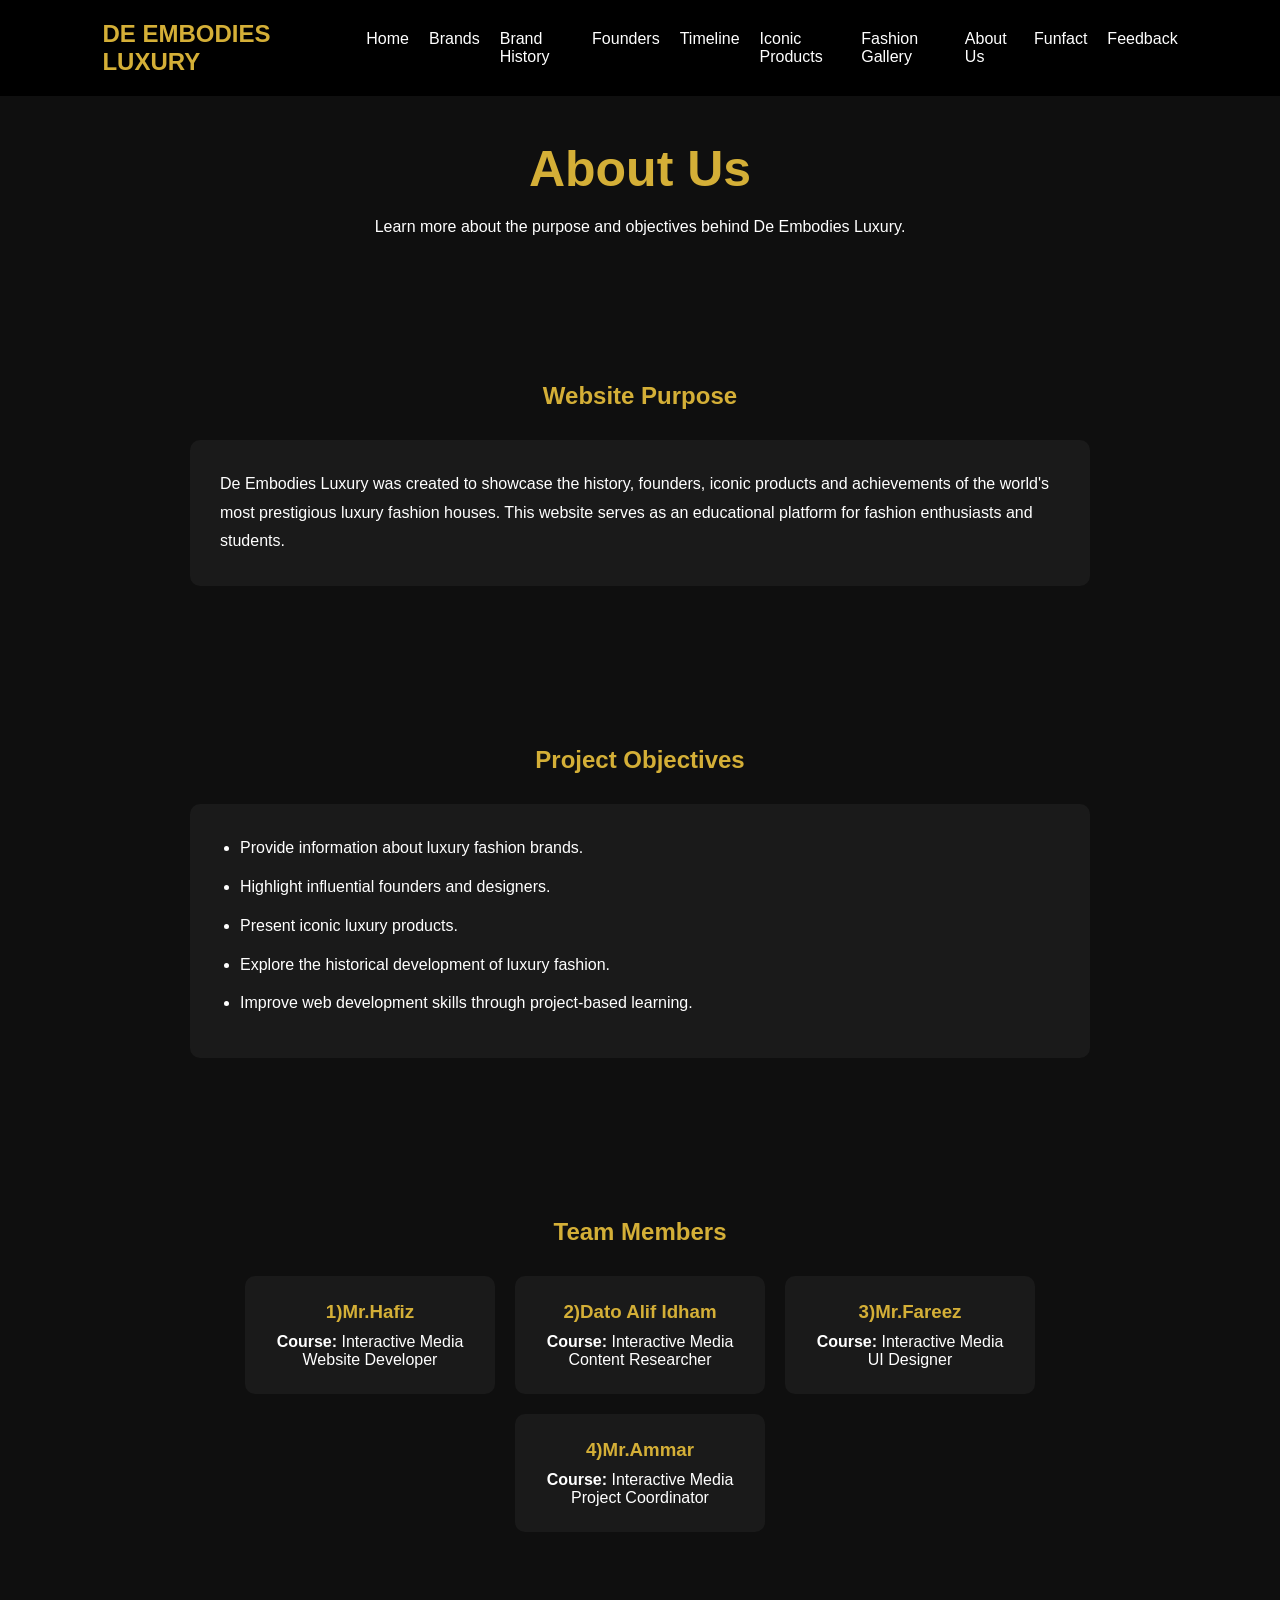
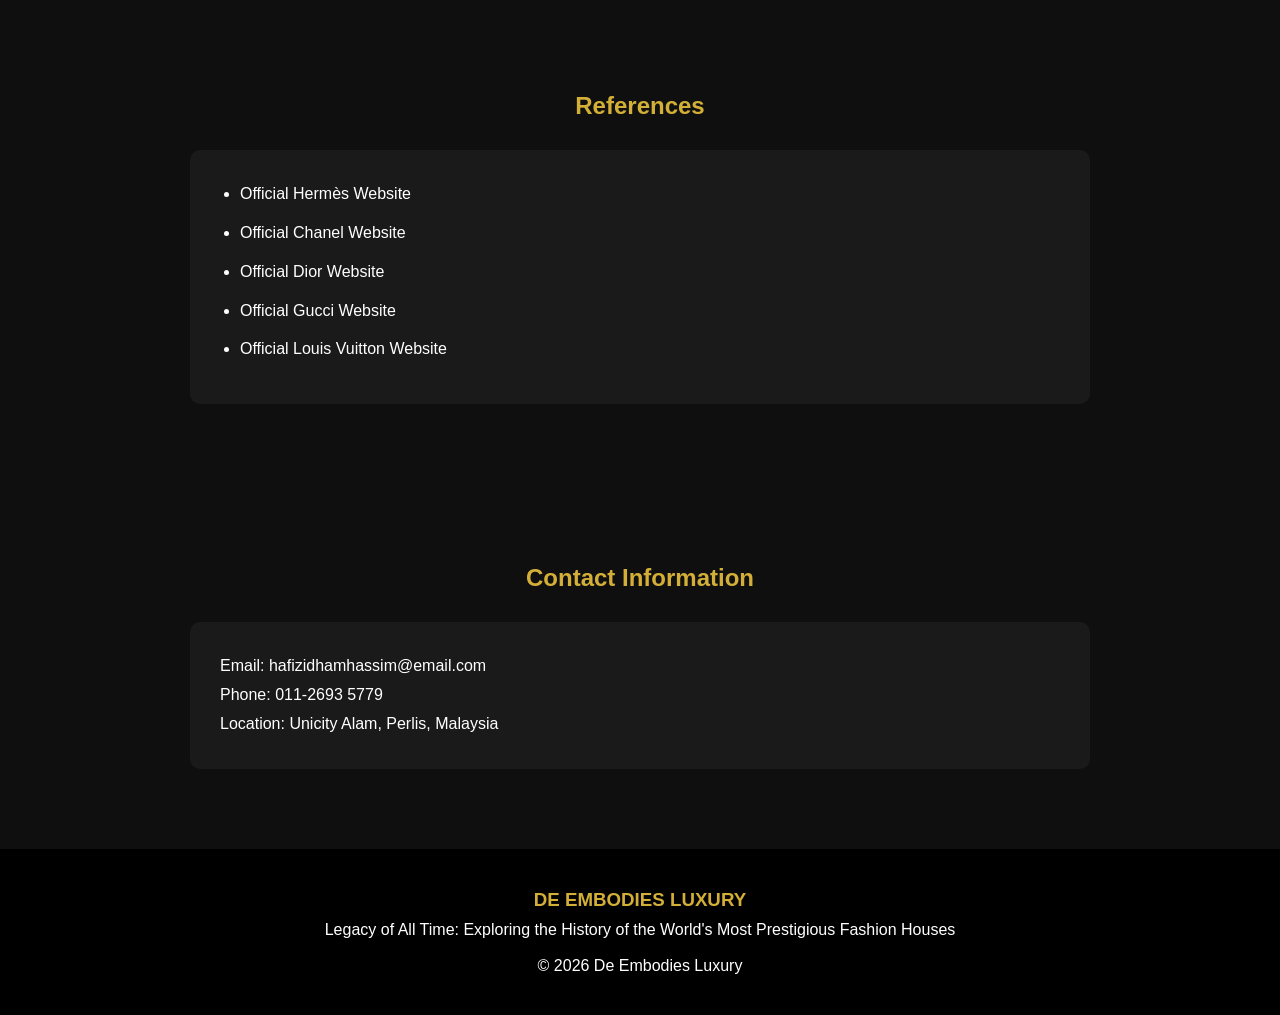
<file: about.html>
<!DOCTYPE html>
<html lang="en">

<head>
    <meta charset="UTF-8">
    <meta name="viewport" content="width=device-width, initial-scale=1.0">
    <title>About Us | De Embodies Luxury</title>

    <link rel="stylesheet" href="CSS/Style.css">
    <link rel="icon" type="image/png" href="images/icons8-vip-32.png">
</head>

<body>

    <nav>

        <div class="logo">
            DE EMBODIES LUXURY
        </div>

        <ul>
            <li><a href="index.html">Home</a></li>
            <li><a href="brands.html">Brands</a></li>
            <li><a href="history.html">Brand History</a></li>
            <li><a href="founders.html">Founders</a></li>
            <li><a href="timeline.html">Timeline</a></li>
            <li><a href="products.html">Iconic Products</a></li>
            <li><a href="gallery.html">Fashion Gallery</a></li>
            <li><a href="about.html">About Us</a></li>
            <li><a href="funfact.html">Funfact</a></li>
            <li><a href="feedback.html">Feedback</a></li>
        </ul>

    </nav>

    <section class="page-title">

        <h1>About Us</h1>

        <p>
            Learn more about the purpose and objectives behind De Embodies Luxury.
        </p>

    </section>

    <section>

        <h2 class="section-title">
            Website Purpose
        </h2>

        <div class="about-box">

            <p>
                De Embodies Luxury was created to showcase the history,
                founders, iconic products and achievements of the world's
                most prestigious luxury fashion houses. This website serves
                as an educational platform for fashion enthusiasts and students.
            </p>

        </div>

    </section>

    <section>

        <h2 class="section-title">
            Project Objectives
        </h2>

        <div class="about-box">

            <ul class="about-list">
                <li>Provide information about luxury fashion brands.</li>
                <li>Highlight influential founders and designers.</li>
                <li>Present iconic luxury products.</li>
                <li>Explore the historical development of luxury fashion.</li>
                <li>Improve web development skills through project-based learning.</li>
            </ul>

        </div>

    </section>

<section>

    <h2 class="section-title">
        Team Members
    </h2>

    <div class="team-container">

        <div class="team-card">
            <h3>1)Mr.Hafiz</h3>
	<p><strong>Course:</strong> Interactive Media</p>
            <p>Website Developer</p>
        </div>

        <div class="team-card">
            <h3>2)Dato Alif Idham</h3>
	<p><strong>Course:</strong> Interactive Media</p>
            <p>Content Researcher</p>
        </div>

        <div class="team-card">
            <h3>3)Mr.Fareez</h3>
	<p><strong>Course:</strong> Interactive Media</p>
            <p>UI Designer</p>
        </div>

        <div class="team-card">
            <h3>4)Mr.Ammar</h3>
	<p><strong>Course:</strong> Interactive Media</p>
            <p>Project Coordinator</p>
        </div>

    </div>

</section>

    <section>

        <h2 class="section-title">
            References
        </h2>

        <div class="about-box">

            <ul class="about-list">
                <li>Official Hermès Website</li>
                <li>Official Chanel Website</li>
                <li>Official Dior Website</li>
                <li>Official Gucci Website</li>
                <li>Official Louis Vuitton Website</li>
            </ul>

        </div>

    </section>

    <section>

        <h2 class="section-title">
            Contact Information
        </h2>

        <div class="about-box">

            <p>Email: hafizidhamhassim@email.com</p>
            <p>Phone: 011-2693 5779</p>
            <p>Location: Unicity Alam, Perlis, Malaysia</p>

        </div>

    </section>

    <footer>

        <h3>DE EMBODIES LUXURY</h3>

        <p>
            Legacy of All Time:
            Exploring the History of the World's Most Prestigious Fashion Houses
        </p>

        <br>

        <p>
            © 2026 De Embodies Luxury
        </p>

    </footer>

</body>

</html>
</file>
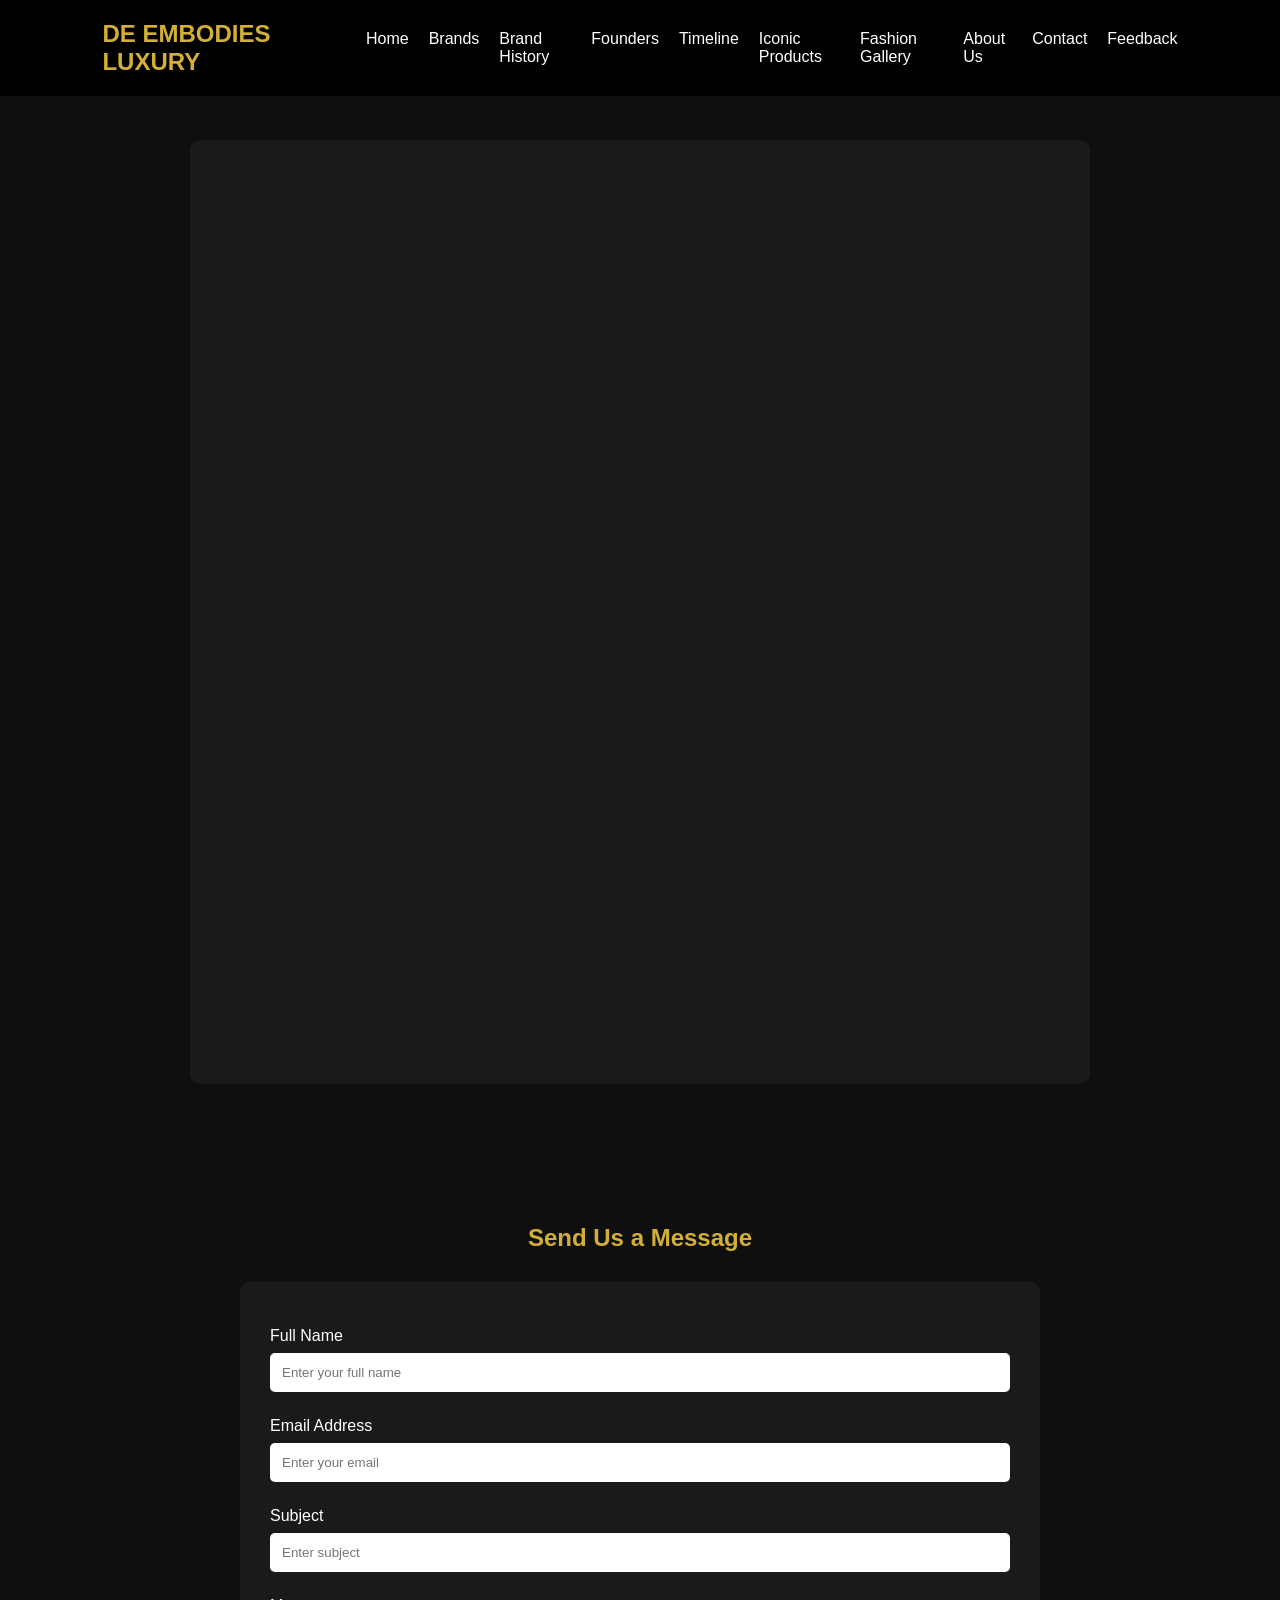
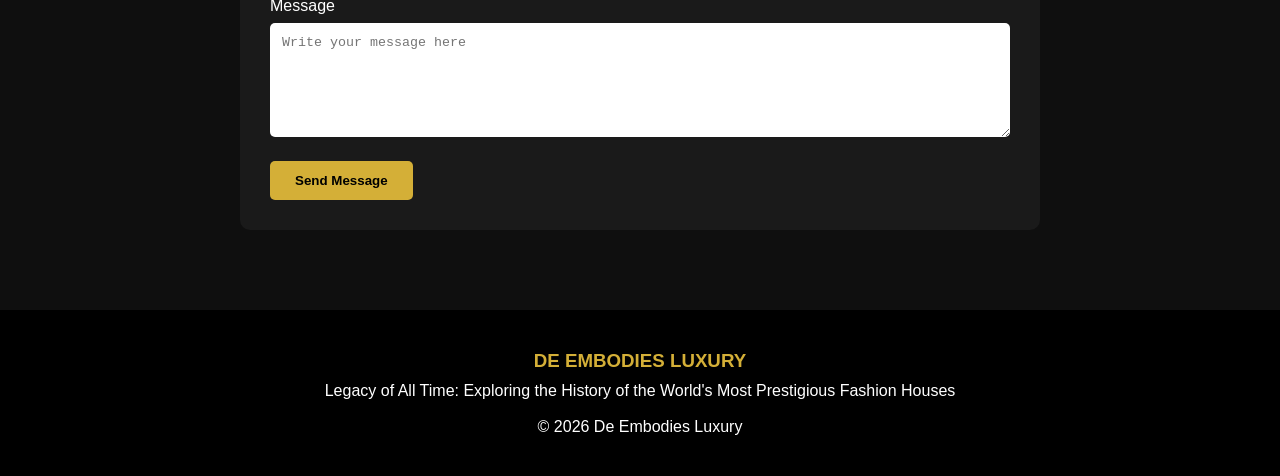
<file: contact.html>
<!DOCTYPE html>
<html lang="en">

<head>
    <meta charset="UTF-8">
    <meta name="viewport" content="width=device-width, initial-scale=1.0">
    <title>Contact | De Embodies Luxury</title>

    <link rel="stylesheet" href="CSS/Style.css">
    <link rel="icon" type="image/png" href="images/icons8-vip-32.png">
</head>

<body>

    <nav>

        <div class="logo">
            DE EMBODIES LUXURY
        </div>

        <ul>
            <li><a href="index.html">Home</a></li>
            <li><a href="brands.html">Brands</a></li>
            <li><a href="history.html">Brand History</a></li>
            <li><a href="founders.html">Founders</a></li>
            <li><a href="timeline.html">Timeline</a></li>
            <li><a href="products.html">Iconic Products</a></li>
            <li><a href="gallery.html">Fashion Gallery</a></li>
            <li><a href="about.html">About Us</a></li>
            <li><a href="contact.html">Contact</a></li>
            <li><a href="feedback.html">Feedback</a></li>
        </ul>

    </nav>

    <section class="page-title">

        <div class="google-form">

            <iframe
                src="https://docs.google.com/forms/d/e/1FAIpQLScSf6AKYnsjhjWpGqXjho3ybB2aQbXm7NzNu7mmoxXLHKVHMA/viewform?usp=publish-editor"
                width="100%"
                height="900"
                frameborder="0"
                marginheight="0"
                marginwidth="0">

                Loading...

            </iframe>

        </div>

    </section>


    </section>

    <section>

        <h2 class="section-title">
            Send Us a Message
        </h2>

        <form class="contact-form">

            <label>Full Name</label>
            <input type="text" placeholder="Enter your full name" required>

            <label>Email Address</label>
            <input type="email" placeholder="Enter your email" required>

            <label>Subject</label>
            <input type="text" placeholder="Enter subject" required>

            <label>Message</label>
            <textarea rows="6" placeholder="Write your message here" required></textarea>

            <button type="submit">Send Message</button>

        </form>

    </section>

    <footer>

        <h3>DE EMBODIES LUXURY</h3>

        <p>
            Legacy of All Time:
            Exploring the History of the World's Most Prestigious Fashion Houses
        </p>

        <br>

        <p>
            © 2026 De Embodies Luxury
        </p>

    </footer>

</body>

</html>
</file>
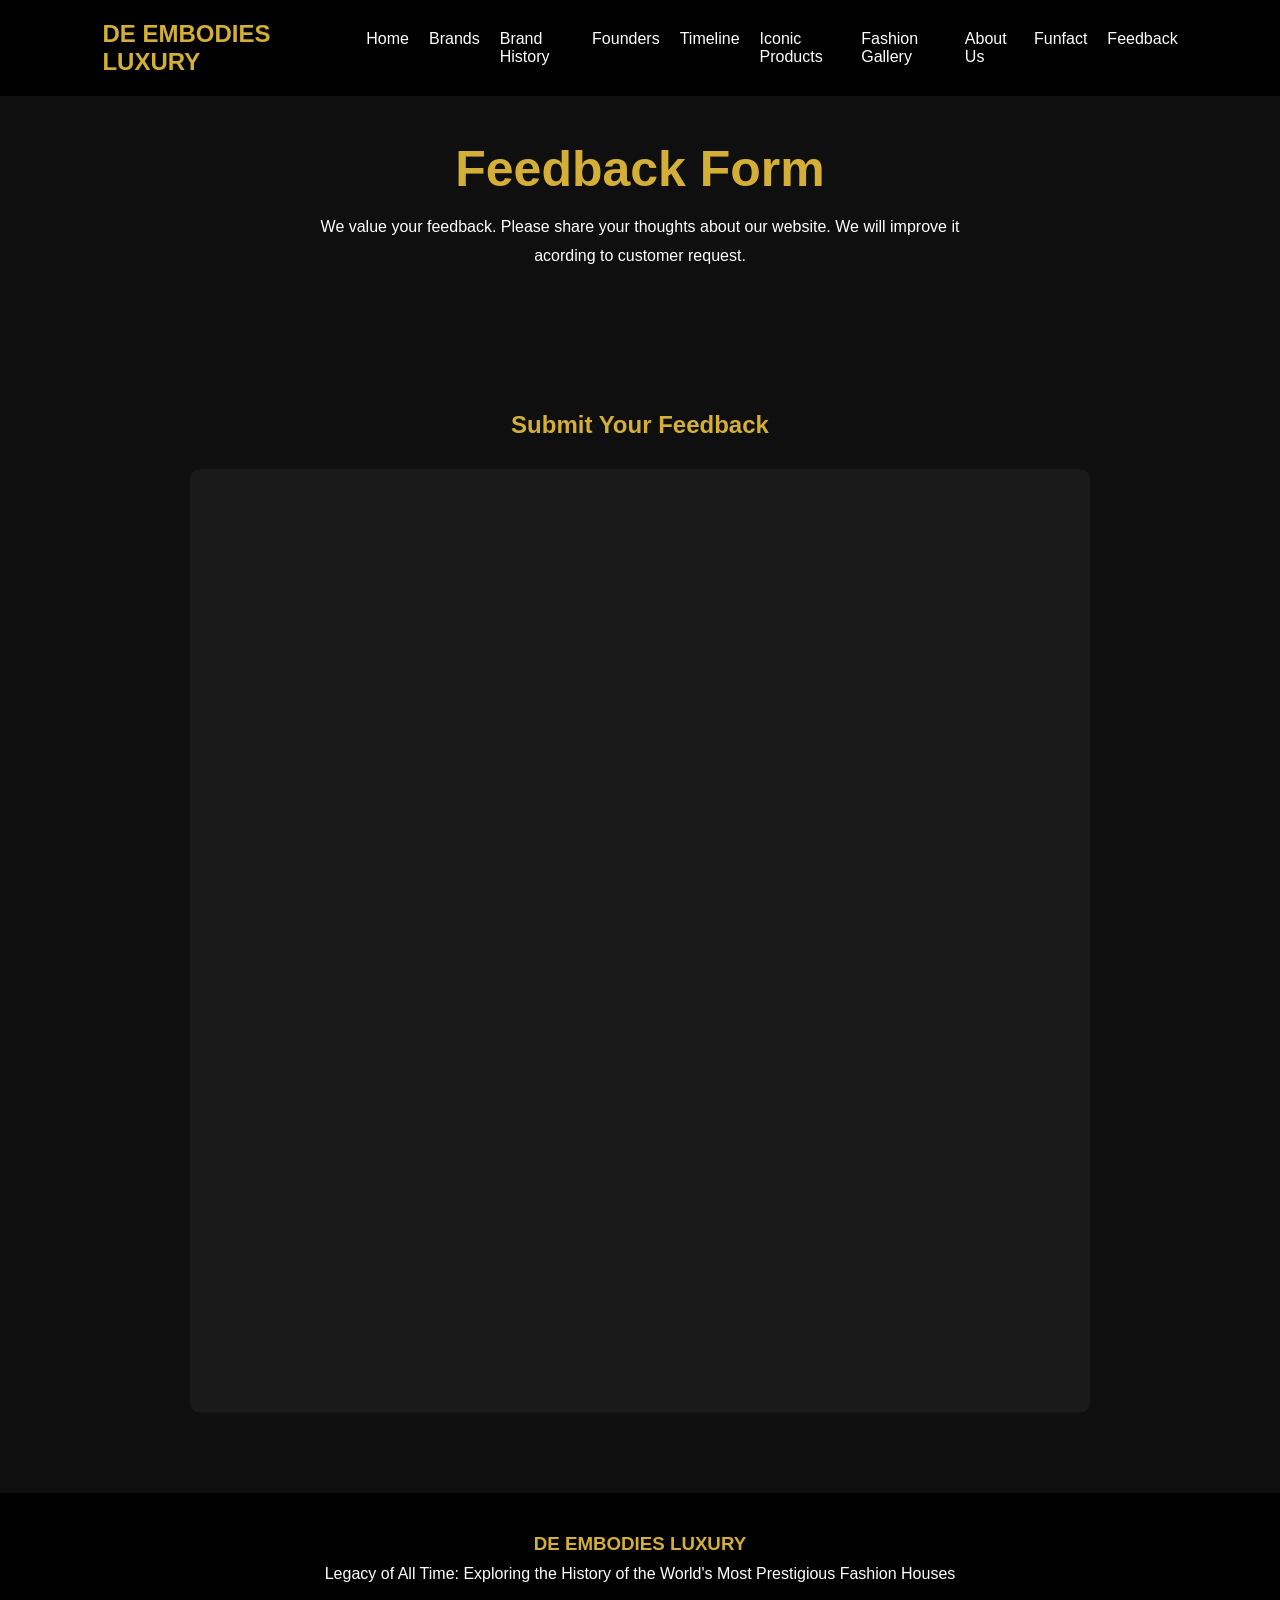
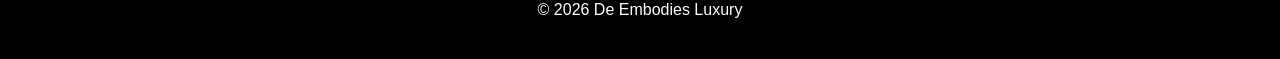
<file: feedback.html>
<!DOCTYPE html>
<html lang="en">

<head>
    <meta charset="UTF-8">
    <meta name="viewport" content="width=device-width, initial-scale=1.0">
    <title>Feedback | De Embodies Luxury</title>

    <link rel="stylesheet" href="CSS/Style.css">
    <link rel="icon" type="image/png" href="images/icons8-vip-32.png">
</head>

<body>

    <nav>

        <div class="logo">
            DE EMBODIES LUXURY
        </div>

        <ul>
            <li><a href="index.html">Home</a></li>
            <li><a href="brands.html">Brands</a></li>
            <li><a href="history.html">Brand History</a></li>
            <li><a href="founders.html">Founders</a></li>
            <li><a href="timeline.html">Timeline</a></li>
            <li><a href="products.html">Iconic Products</a></li>
            <li><a href="gallery.html">Fashion Gallery</a></li>
            <li><a href="about.html">About Us</a></li>
            <li><a href="funfact.html">Funfact</a></li>
            <li><a href="feedback.html">Feedback</a></li>
        </ul>

    </nav>

    <section class="page-title">

        <h1>Feedback Form</h1>

        <p>
            We value your feedback. Please share your thoughts about our website. We will improve it acording to customer request.
        </p>

    </section>

    <section>

        <h2 class="section-title">
            Submit Your Feedback
        </h2>

        <div class="google-form">

            <iframe
                src="https://docs.google.com/forms/d/e/1FAIpQLScSf6AKYnsjhjWpGqXjho3ybB2aQbXm7NzNu7mmoxXLHKVHMA/viewform?usp=publish-editor"
                width="100%"
                height="900"
                frameborder="0"
                marginheight="0"
                marginwidth="0">

                Loading...

            </iframe>

        </div>

    </section>

    <footer>

        <h3>DE EMBODIES LUXURY</h3>

        <p>
            Legacy of All Time:
            Exploring the History of the World's Most Prestigious Fashion Houses
        </p>

        <br>

        <p>
            © 2026 De Embodies Luxury
        </p>

    </footer>

</body>

</html>
</file>
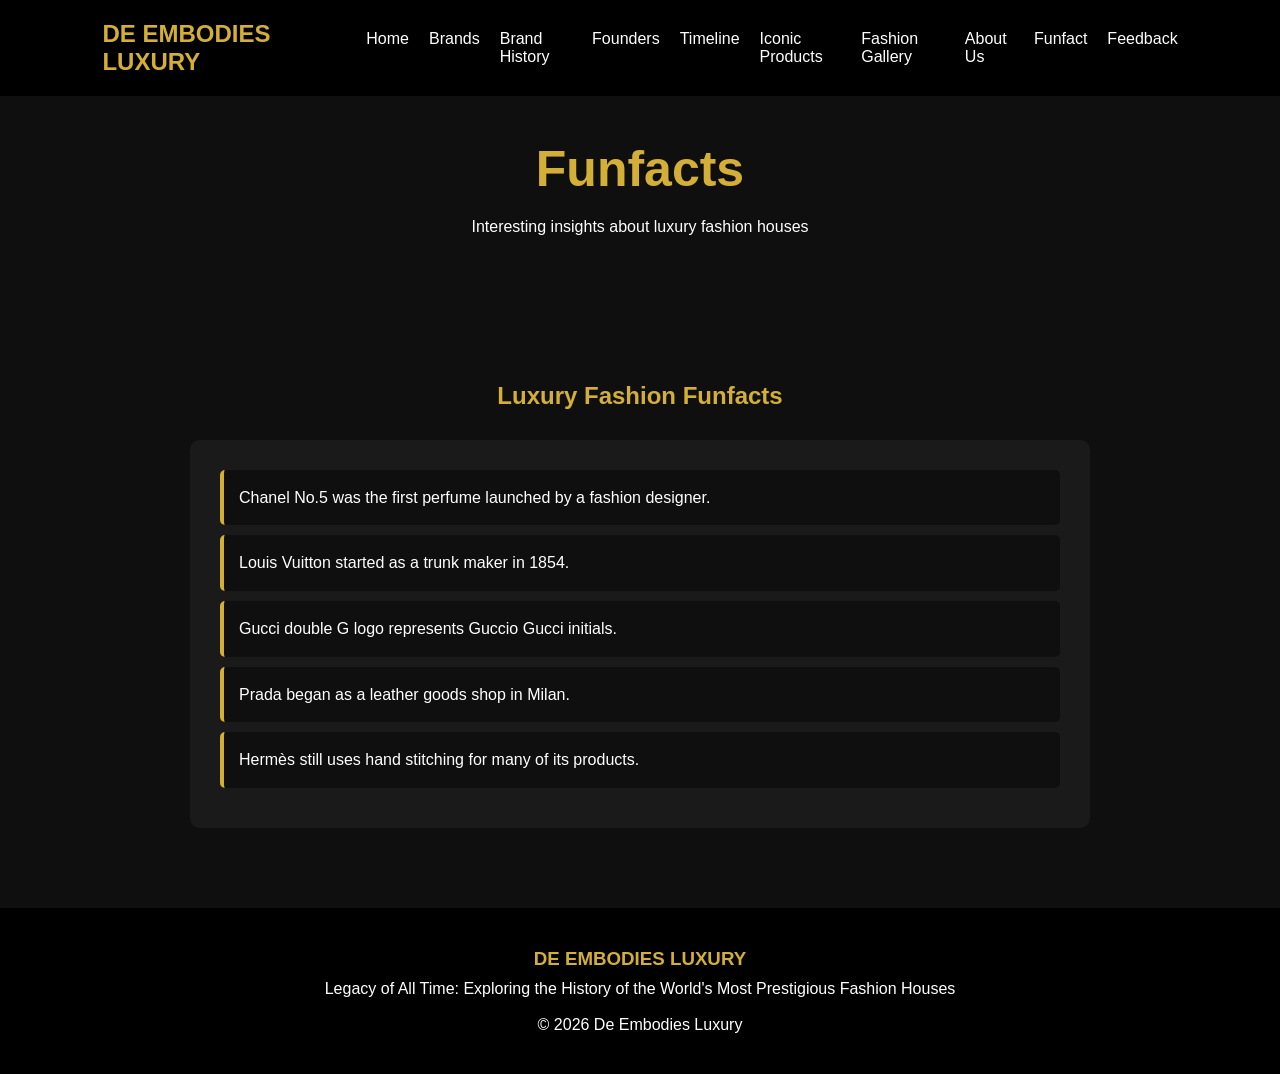
<file: funfact.html>
<!DOCTYPE html>
<html lang="en">

<head>
    <meta charset="UTF-8">
    <meta name="viewport" content="width=device-width, initial-scale=1.0">
    <title>Funfact | De Embodies Luxury</title>

    <link rel="stylesheet" href="CSS/Style.css">
    <link rel="icon" type="image/png" href="images/icons8-vip-32.png">
</head>

<body>

    <nav>

        <div class="logo">
            DE EMBODIES LUXURY
        </div>

        <ul>
            <li><a href="index.html">Home</a></li>
            <li><a href="brands.html">Brands</a></li>
            <li><a href="history.html">Brand History</a></li>
            <li><a href="founders.html">Founders</a></li>
            <li><a href="timeline.html">Timeline</a></li>
            <li><a href="products.html">Iconic Products</a></li>
            <li><a href="gallery.html">Fashion Gallery</a></li>
            <li><a href="about.html">About Us</a></li>
            <li><a href="funfact.html">Funfact</a></li>
            <li><a href="feedback.html">Feedback</a></li>
        </ul>

    </nav>

    <section class="page-title">

        <h1>Funfacts</h1>
        <p>Interesting insights about luxury fashion houses</p>

    </section>

    <section>

        <h2 class="section-title">Luxury Fashion Funfacts</h2>

        <div class="funfact-list">

            <p>Chanel No.5 was the first perfume launched by a fashion designer.</p>

            <p>Louis Vuitton started as a trunk maker in 1854.</p>

            <p>Gucci double G logo represents Guccio Gucci initials.</p>

            <p>Prada began as a leather goods shop in Milan.</p>

            <p>Hermès still uses hand stitching for many of its products.</p>

        </div>

    </section>

    <footer>

        <h3>DE EMBODIES LUXURY</h3>

        <p>
            Legacy of All Time:
            Exploring the History of the World's Most Prestigious Fashion Houses
        </p>

        <br>

        <p>
            © 2026 De Embodies Luxury
        </p>

    </footer>

</body>

</html>
</file>
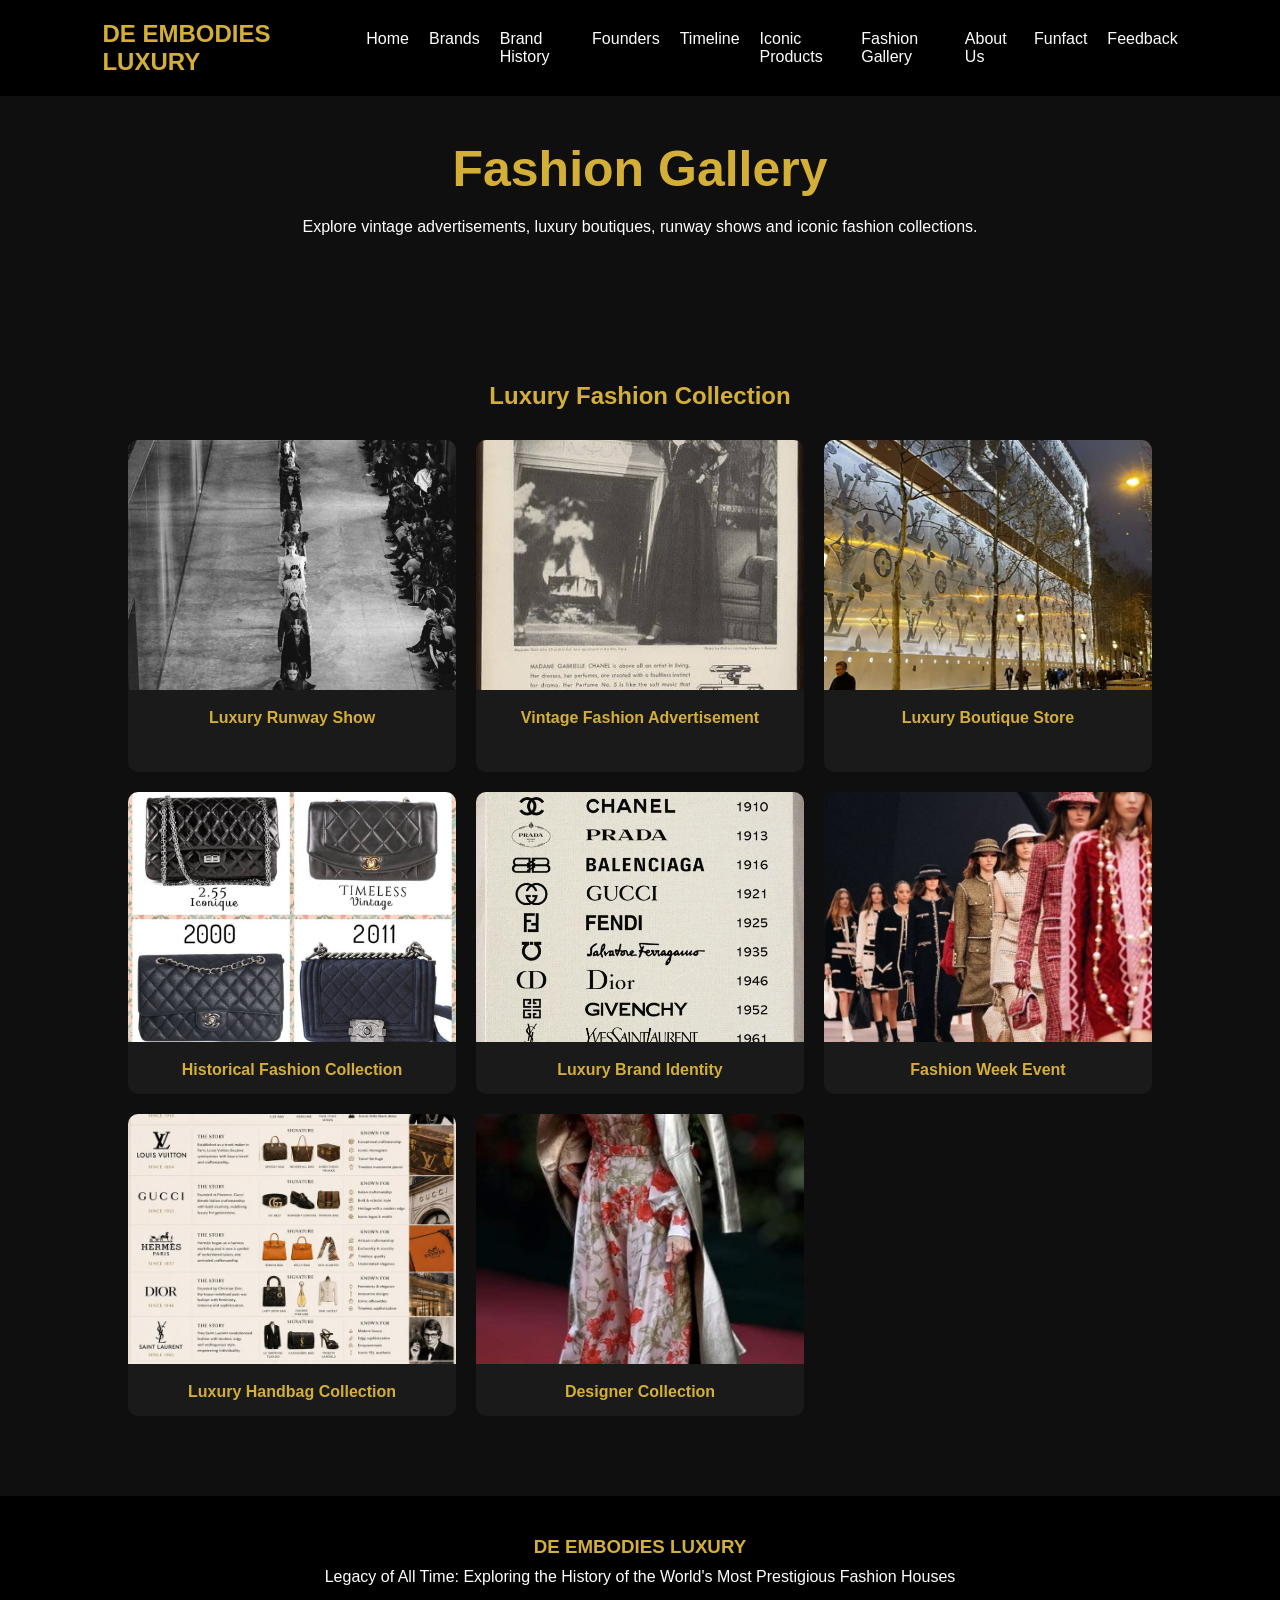
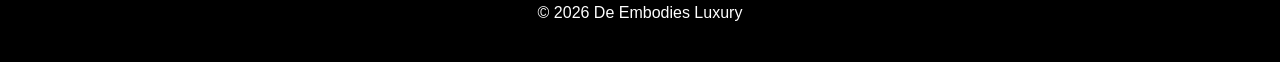
<file: gallery.html>
<!DOCTYPE html>
<html lang="en">

<head>
    <meta charset="UTF-8">
    <meta name="viewport" content="width=device-width, initial-scale=1.0">
    <title>Fashion Gallery | De Embodies Luxury</title>

    <link rel="stylesheet" href="CSS/Style.css">
    <link rel="icon" type="image/png" href="images/icons8-vip-32.png">
</head>

<body>

    <nav>

        <div class="logo">
            DE EMBODIES LUXURY
        </div>

        <ul>
            <li><a href="index.html">Home</a></li>
            <li><a href="brands.html">Brands</a></li>
            <li><a href="history.html">Brand History</a></li>
            <li><a href="founders.html">Founders</a></li>
            <li><a href="timeline.html">Timeline</a></li>
            <li><a href="products.html">Iconic Products</a></li>
            <li><a href="gallery.html">Fashion Gallery</a></li>
            <li><a href="about.html">About Us</a></li>
           <li><a href="funfact.html">Funfact</a></li>
            <li><a href="feedback.html">Feedback</a></li>
        </ul>

    </nav>

    <section class="page-title">

        <h1>Fashion Gallery</h1>

        <p>
            Explore vintage advertisements, luxury boutiques, runway shows and iconic fashion collections.
        </p>

    </section>

    <section>

        <h2 class="section-title">
            Luxury Fashion Collection
        </h2>

        <div class="gallery-container">

            <div class="gallery-item">
                <img src="images/gallery1.jpg" alt="Runway Show">
                <p>Luxury Runway Show</p>
		<p></p>
            </div>

            <div class="gallery-item">
                <img src="images/gallery2.jpg" alt="Vintage Advertisement">
                <p>Vintage Fashion Advertisement</p>
            </div>

            <div class="gallery-item">
                <img src="images/gallery3.jpg" alt="Luxury Boutique">
                <p>Luxury Boutique Store</p>
            </div>

            <div class="gallery-item">
                <img src="images/gallery4.jpg" alt="Fashion Collection">
                <p>Historical Fashion Collection</p>
            </div>

            <div class="gallery-item">
                <img src="images/gallery5.jpg" alt="Brand Logo">
                <p>Luxury Brand Identity</p>
            </div>

            <div class="gallery-item">
                <img src="images/gallery6.jpg" alt="Fashion Week">
                <p>Fashion Week Event</p>
            </div>

            <div class="gallery-item">
                <img src="images/gallery7.jpg" alt="Luxury Handbags">
                <p>Luxury Handbag Collection</p>
            </div>

            <div class="gallery-item">
                <img src="images/gallery8.jpg" alt="Designer Collection">
                <p>Designer Collection</p>
            </div>

        </div>

    </section>

    </section>

    <footer>

        <h3>DE EMBODIES LUXURY</h3>

        <p>
            Legacy of All Time:
            Exploring the History of the World's Most Prestigious Fashion Houses
        </p>

        <br>

        <p>
            © 2026 De Embodies Luxury
        </p>

    </footer>

</body>

</html>
</file>
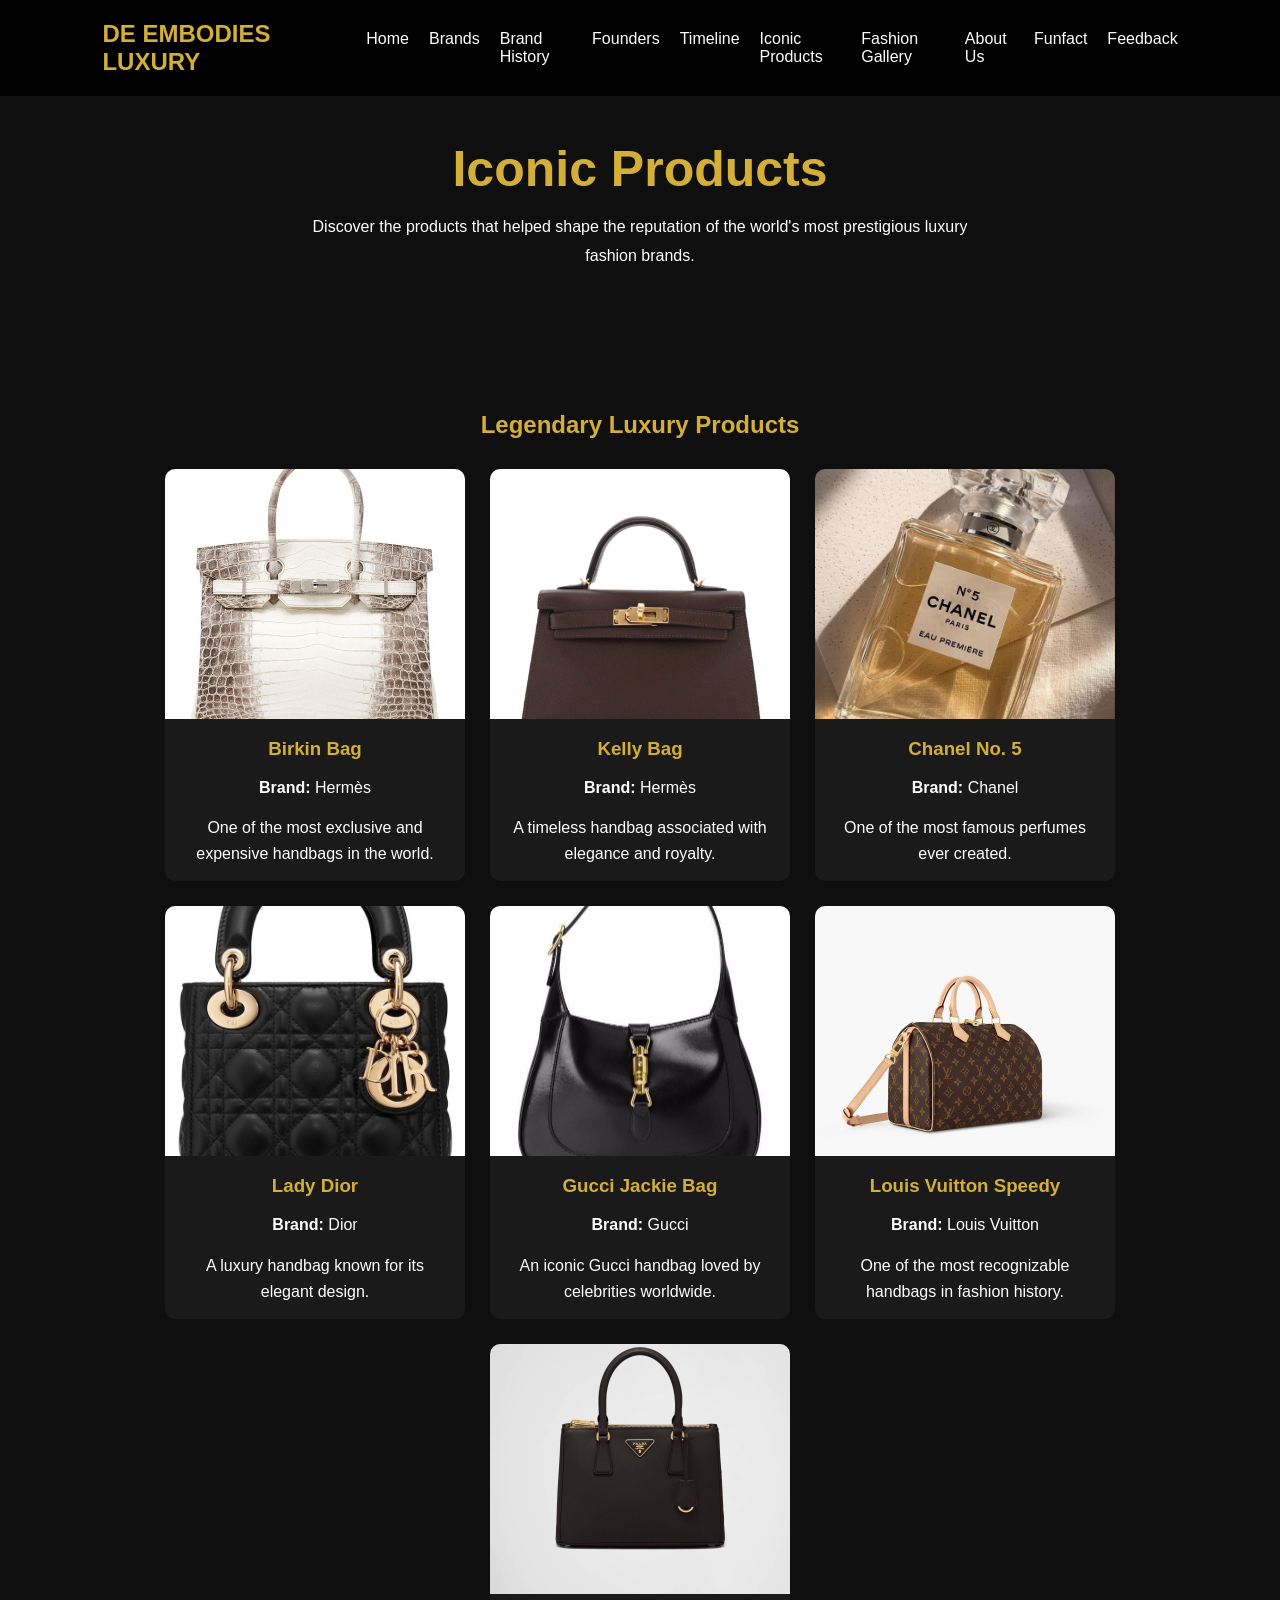
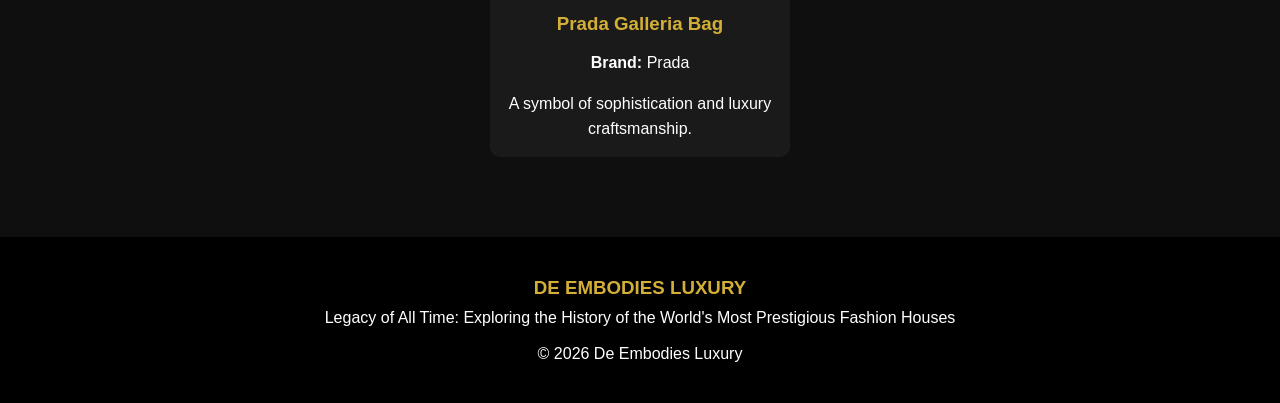
<file: products.html>
<!DOCTYPE html>
<html lang="en">

<head>
    <meta charset="UTF-8">
    <meta name="viewport" content="width=device-width, initial-scale=1.0">
    <title>Iconic Products | De Embodies Luxury</title>

    <link rel="stylesheet" href="CSS/Style.css">
    <link rel="icon" type="image/png" href="images/icons8-vip-32.png">
</head>

<body>

    <nav>

        <div class="logo">
            DE EMBODIES LUXURY
        </div>

        <ul>
            <li><a href="index.html">Home</a></li>
            <li><a href="brands.html">Brands</a></li>
            <li><a href="history.html">Brand History</a></li>
            <li><a href="founders.html">Founders</a></li>
            <li><a href="timeline.html">Timeline</a></li>
            <li><a href="products.html">Iconic Products</a></li>
            <li><a href="gallery.html">Fashion Gallery</a></li>
            <li><a href="about.html">About Us</a></li>
           <li><a href="funfact.html">Funfact</a></li>
            <li><a href="feedback.html">Feedback</a></li>
        </ul>

    </nav>

    <section class="page-title">

        <h1>Iconic Products</h1>

        <p>
            Discover the products that helped shape the reputation of the world's most prestigious luxury fashion brands.
        </p>

    </section>

    <section>

        <h2 class="section-title">
            Legendary Luxury Products
        </h2>

        <div class="product-container">

            <div class="product-card">
                <img src="images/birkin.jpg" alt="Birkin Bag">
                <h3>Birkin Bag</h3>
                <p><strong>Brand:</strong> Hermès</p>
                <p>One of the most exclusive and expensive handbags in the world.</p>
            </div>

            <div class="product-card">
                <img src="images/kelly.jpg" alt="Kelly Bag">
                <h3>Kelly Bag</h3>
                <p><strong>Brand:</strong> Hermès</p>
                <p>A timeless handbag associated with elegance and royalty.</p>
            </div>

            <div class="product-card">
                <img src="images/chanel5.jpg" alt="Chanel No. 5">
                <h3>Chanel No. 5</h3>
                <p><strong>Brand:</strong> Chanel</p>
                <p>One of the most famous perfumes ever created.</p>
            </div>

            <div class="product-card">
                <img src="images/ladydior.jpg" alt="Lady Dior">
                <h3>Lady Dior</h3>
                <p><strong>Brand:</strong> Dior</p>
                <p>A luxury handbag known for its elegant design.</p>
            </div>

            <div class="product-card">
                <img src="images/jackie.jpg" alt="Gucci Jackie Bag">
                <h3>Gucci Jackie Bag</h3>
                <p><strong>Brand:</strong> Gucci</p>
                <p>An iconic Gucci handbag loved by celebrities worldwide.</p>
            </div>

            <div class="product-card">
                <img src="images/speedy.jpg" alt="Louis Vuitton Speedy">
                <h3>Louis Vuitton Speedy</h3>
                <p><strong>Brand:</strong> Louis Vuitton</p>
                <p>One of the most recognizable handbags in fashion history.</p>
            </div>

            <div class="product-card">
                <img src="images/galleria.jpg" alt="Prada Galleria">
                <h3>Prada Galleria Bag</h3>
                <p><strong>Brand:</strong> Prada</p>
                <p>A symbol of sophistication and luxury craftsmanship.</p>
            </div>

        </div>

    </section>

    <footer>

        <h3>DE EMBODIES LUXURY</h3>

        <p>
            Legacy of All Time:
            Exploring the History of the World's Most Prestigious Fashion Houses
        </p>

        <br>

        <p>
            © 2026 De Embodies Luxury
        </p>

    </footer>

</body>

</html>
</file>
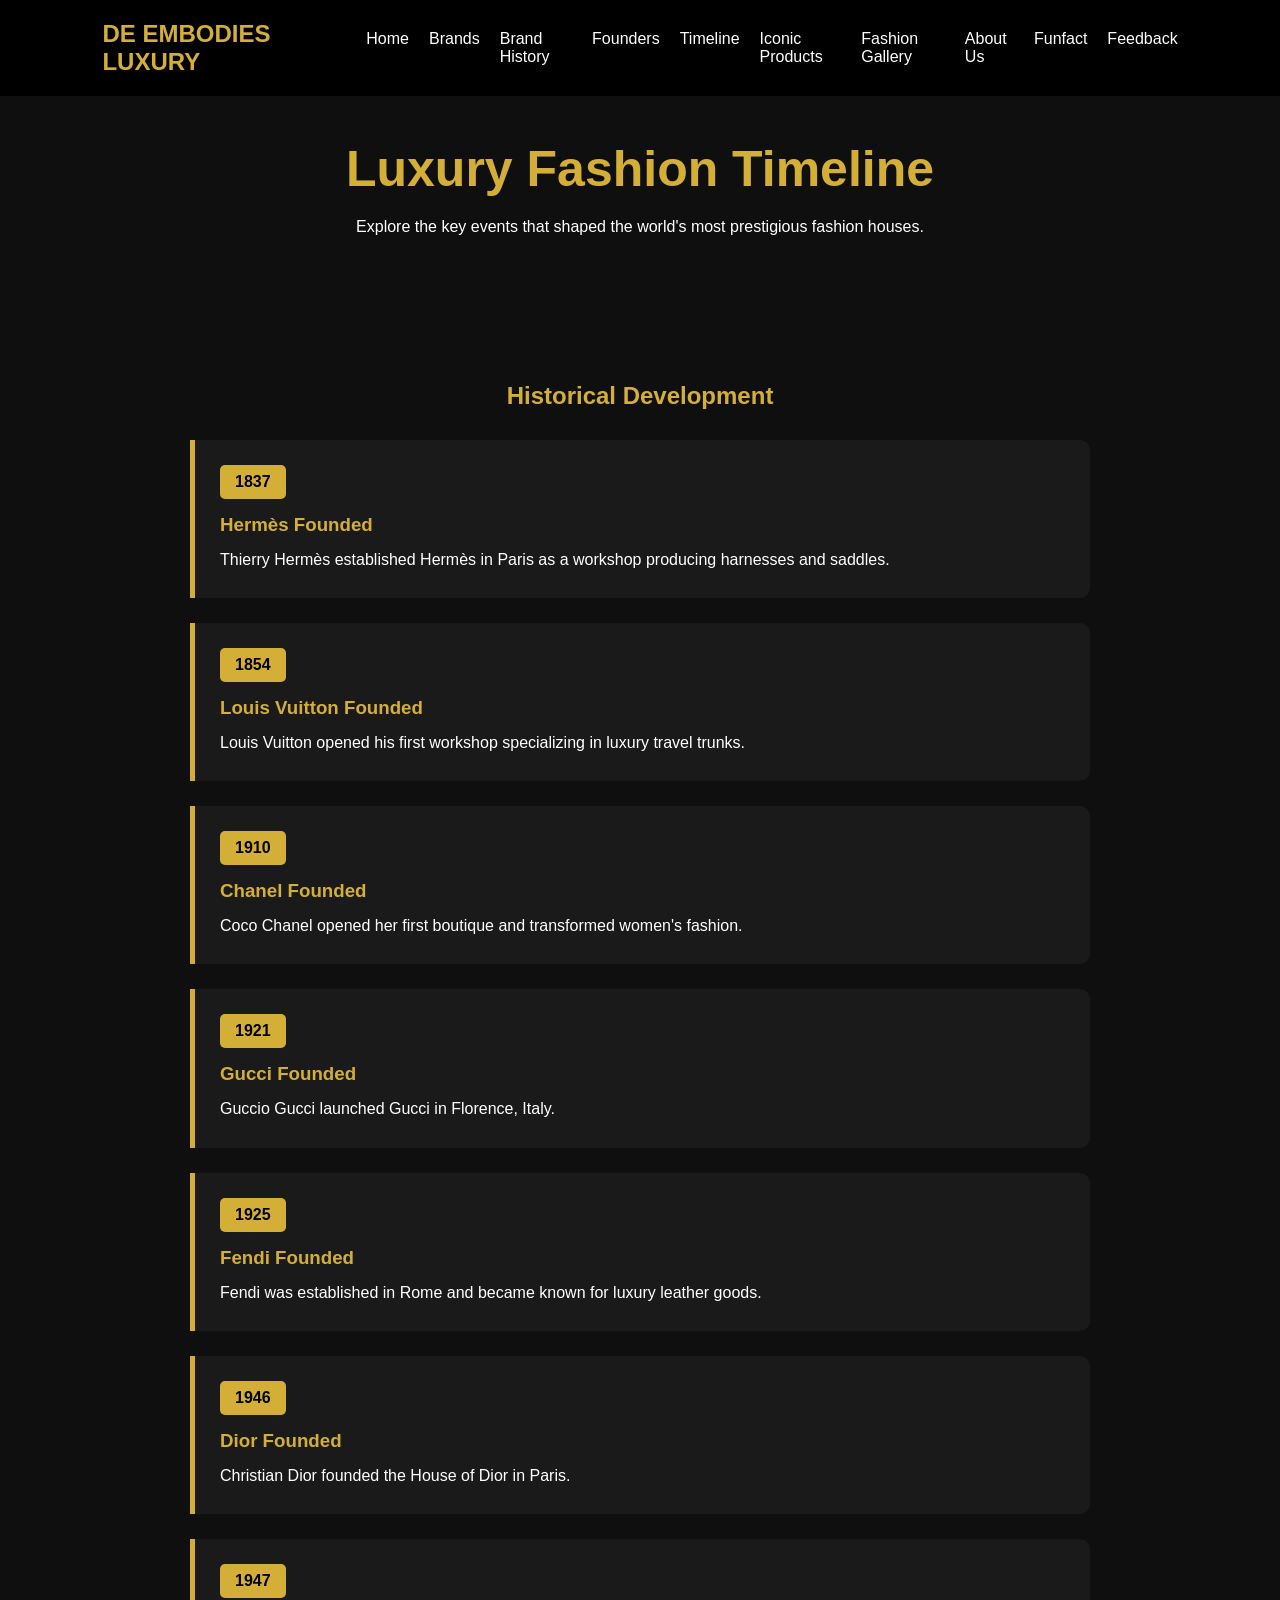
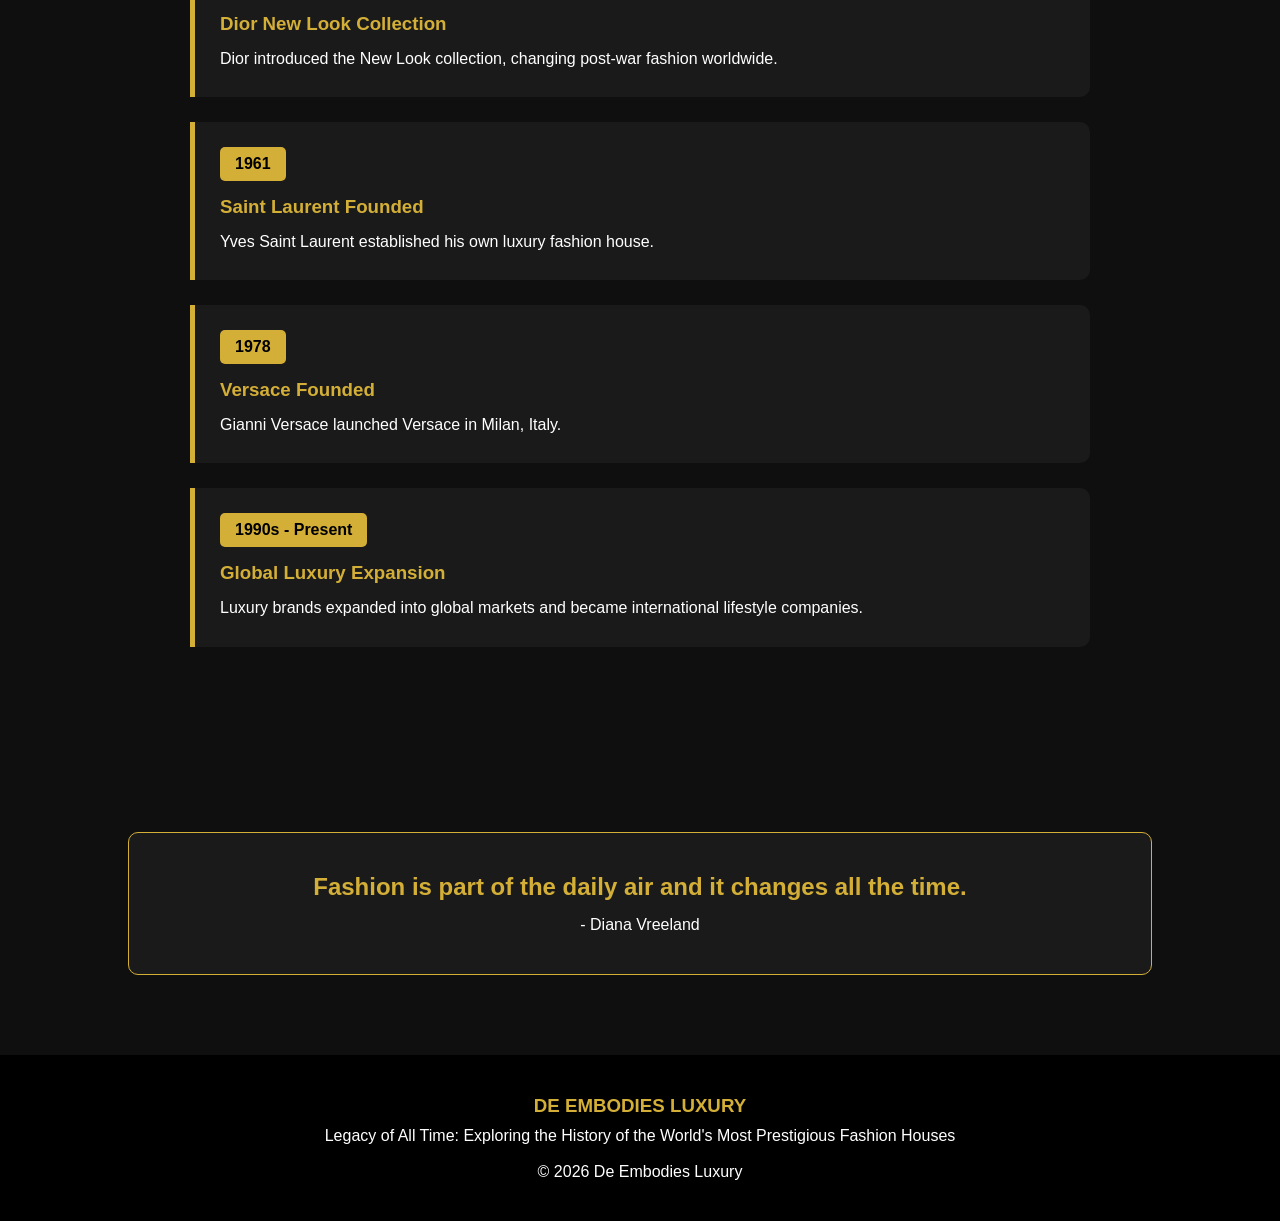
<file: timeline.html>
<!DOCTYPE html>
<html lang="en">

<head>
    <meta charset="UTF-8">
    <meta name="viewport" content="width=device-width, initial-scale=1.0">
    <title>Timeline | De Embodies Luxury</title>

    <link rel="stylesheet" href="CSS/Style.css">
    <link rel="icon" type="image/png" href="images/icons8-vip-32.png">
</head>

<body>

    <nav>

        <div class="logo">
            DE EMBODIES LUXURY
        </div>

        <ul>
            <li><a href="index.html">Home</a></li>
            <li><a href="brands.html">Brands</a></li>
            <li><a href="history.html">Brand History</a></li>
            <li><a href="founders.html">Founders</a></li>
            <li><a href="timeline.html">Timeline</a></li>
            <li><a href="products.html">Iconic Products</a></li>
            <li><a href="gallery.html">Fashion Gallery</a></li>
            <li><a href="about.html">About Us</a></li>
            <li><a href="funfact.html">Funfact</a></li>
            <li><a href="feedback.html">Feedback</a></li>
        </ul>

    </nav>

    <section class="page-title">

        <h1>Luxury Fashion Timeline</h1>

        <p>
            Explore the key events that shaped the world's most prestigious fashion houses.
        </p>

    </section>

    <section>

        <h2 class="section-title">
            Historical Development
        </h2>

        <div class="timeline-full">

            <div class="timeline-event">
                <span class="year">1837</span>
                <h3>Hermès Founded</h3>
                <p>
                    Thierry Hermès established Hermès in Paris as a workshop producing harnesses and saddles.
                </p>
            </div>

            <div class="timeline-event">
                <span class="year">1854</span>
                <h3>Louis Vuitton Founded</h3>
                <p>
                    Louis Vuitton opened his first workshop specializing in luxury travel trunks.
                </p>
            </div>

            <div class="timeline-event">
                <span class="year">1910</span>
                <h3>Chanel Founded</h3>
                <p>
                    Coco Chanel opened her first boutique and transformed women's fashion.
                </p>
            </div>

            <div class="timeline-event">
                <span class="year">1921</span>
                <h3>Gucci Founded</h3>
                <p>
                    Guccio Gucci launched Gucci in Florence, Italy.
                </p>
            </div>

            <div class="timeline-event">
                <span class="year">1925</span>
                <h3>Fendi Founded</h3>
                <p>
                    Fendi was established in Rome and became known for luxury leather goods.
                </p>
            </div>

            <div class="timeline-event">
                <span class="year">1946</span>
                <h3>Dior Founded</h3>
                <p>
                    Christian Dior founded the House of Dior in Paris.
                </p>
            </div>

            <div class="timeline-event">
                <span class="year">1947</span>
                <h3>Dior New Look Collection</h3>
                <p>
                    Dior introduced the New Look collection, changing post-war fashion worldwide.
                </p>
            </div>

            <div class="timeline-event">
                <span class="year">1961</span>
                <h3>Saint Laurent Founded</h3>
                <p>
                    Yves Saint Laurent established his own luxury fashion house.
                </p>
            </div>

            <div class="timeline-event">
                <span class="year">1978</span>
                <h3>Versace Founded</h3>
                <p>
                    Gianni Versace launched Versace in Milan, Italy.
                </p>
            </div>

            <div class="timeline-event">
                <span class="year">1990s - Present</span>
                <h3>Global Luxury Expansion</h3>
                <p>
                    Luxury brands expanded into global markets and became international lifestyle companies.
                </p>
            </div>

        </div>

    </section>

    <section>

        <div class="quote">

            <h2>
                Fashion is part of the daily air and it changes all the time.
            </h2>

            <p>
                - Diana Vreeland
            </p>

        </div>

    </section>

    <footer>

        <h3>DE EMBODIES LUXURY</h3>

        <p>
            Legacy of All Time:
            Exploring the History of the World's Most Prestigious Fashion Houses
        </p>

        <br>

        <p>
            © 2026 De Embodies Luxury
        </p>

    </footer>

</body>

</html>
</file>
<file: CSS/Style.css>
*{
    margin:0;
    padding:0;
    box-sizing:border-box;
}

body{
    background-color:#0f0f0f;
    color:white;
    font-family:Arial, sans-serif;
}

/* Navigation */

nav{
    background-color:black;
    display:flex;
    justify-content:space-between;
    align-items:center;
    padding:20px 8%;
    position:fixed;
    width:100%;
    top:0;
    left:0;
    z-index:1000;
}

.logo{
    color:#d4af37;
    font-size:24px;
    font-weight:bold;
}

nav ul{
    list-style:none;
    display:flex;
}

nav ul li{
    margin-left:20px;
}

nav ul li a{
    text-decoration:none;
    color:white;
}

nav ul li a:hover{
    color:#d4af37;
}


/* Hero */

.hero{
    height:100vh;

    background:
    linear-gradient(rgba(0,0,0,0.7),
    rgba(0,0,0,0.7)),
    url("../images/BEG.webp");

    background-size:cover;
    background-position:center;

    display:flex;
    justify-content:center;
    align-items:center;

    text-align:center;
}

.hero-content h1{
    font-size:60px;
    color:#d4af37;
    margin-bottom:20px;
}

.hero-content p{
    font-size:20px;
    margin-bottom:30px;
}

.btn{
    background:#b8860b;
    color:white;

    text-decoration:none;

    padding:15px 30px;

    border-radius:5px;
}

.btn:hover{
    background:#d4af37;
}

/* General Section */

section{
    padding:80px 10%;
}

.section-title{
    text-align:center;
    color:#d4af37;
    margin-bottom:30px;
}

.intro{
    text-align:center;
    line-height:1.8;
    max-width:900px;
    margin:auto;
}

/* Brand Cards */

.brand-container{
    display:flex;
    justify-content:center;
    flex-wrap:wrap;
    gap:20px;
}

.brand-card{
    width:250px;
    background:#1a1a1a;
    padding:20px;
    border-radius:10px;
    text-align:center;
}

.brand-card img{
    width:100%;
    height:200px;
    object-fit:cover;
    border-radius:10px;
    margin-bottom:10px;
}

.brand-card h3{
    color:#d4af37;
    margin-bottom:10px;
}

/* Statistics */

.statistics{
    display:flex;
    justify-content:center;
    flex-wrap:wrap;
    gap:20px;
}

.stat-box{
    width:200px;
    background:#1a1a1a;
    padding:30px;
    border-radius:10px;
    text-align:center;
}

.stat-box h3{
    color:#d4af37;
    font-size:40px;
}

/* Timeline */

.timeline{
    max-width:800px;
    margin:auto;
}

.timeline-item{
    background:#1a1a1a;
    padding:20px;
    margin-bottom:15px;
    border-left:5px solid #d4af37;
}

/* Quote */

.quote{
    background:#1a1a1a;
    padding:40px;
    text-align:center;
    border-radius:10px;
    border:1px solid #d4af37;
}

.quote h2{
    color:#d4af37;
    margin-bottom:15px;
}

/* Footer */

footer{
    background:black;
    text-align:center;
    padding:40px;
}

footer h3{
    color:#d4af37;
    margin-bottom:10px;
}

/* PAGE HEADER */

.page-header{
    height:50vh;

    background:
    linear-gradient(rgba(0,0,0,0.7),
    rgba(0,0,0,0.7)),
    url("../images/brands-banner.jpg");

    background-size:cover;
    background-position:center;

    display:flex;
    flex-direction:column;
    justify-content:center;
    align-items:center;

    text-align:center;

    padding:20px;
}

.page-header h1{
    color:#d4af37;
    font-size:50px;
    margin-bottom:15px;
}

.page-header p{
    max-width:700px;
    font-size:18px;
}

/* BRAND PAGE HOVER */

.brand-card{
    transition:0.3s;
}

.brand-card:hover{
    transform:translateY(-10px);
    border:1px solid #d4af37;
}

.page-header h1{
    color:#d4af37;
    font-size:50px;
    margin-bottom:15px;
}

.history-container{
    display:flex;
    flex-wrap:wrap;
    justify-content:center;
    gap:20px;
}

.history-card{
    width:280px;
    background:#1a1a1a;
    border-radius:10px;
    overflow:hidden;
    text-align:center;
}

.history-card img{
    width:100%;
    height:220px;
    object-fit:cover;
}

.history-card h3{
    color:#d4af37;
    margin:15px 0;
}

.history-card p{
    padding:0 15px 20px;
}

/* FOUNDERS PAGE */

.founder-container{
    display:flex;
    flex-wrap:wrap;
    justify-content:center;
    gap:25px;
    margin-top:20px;
}

.founder-card{
    width:300px;
    background:#1a1a1a;
    border-radius:10px;
    overflow:hidden;
    text-align:center;
    transition:0.3s;
    position:relative;
    z-index:1;
}

.founder-card:hover{
    transform:translateY(-8px);
    border:1px solid #d4af37;
}

.founder-card img{
    width:100%;
    height:320px;
    object-fit:cover;
}

.founder-card h3{
    color:#d4af37;
    margin:15px 0;
}

.founder-card p{
    padding:0 15px 15px;
    line-height:1.6;
}

/* PAGE TITLE */

.page-title{
    text-align:center;
    padding-top:140px;
    padding-bottom:60px;
}

.page-title h1{
    color:#d4af37;
    font-size:50px;
    margin-bottom:15px;
}

.page-title p{
    max-width:700px;
    margin:auto;
    line-height:1.8;
}

/* TIMELINE PAGE */

.timeline-full{
    max-width:900px;
    margin:auto;
}

.timeline-event{
    background:#1a1a1a;
    padding:25px;
    margin-bottom:25px;
    border-left:5px solid #d4af37;
    border-radius:0 10px 10px 0;
    transition:0.3s;
}

.timeline-event:hover{
    transform:translateX(10px);
}

.year{
    display:inline-block;
    background:#d4af37;
    color:black;
    padding:8px 15px;
    font-weight:bold;
    border-radius:5px;
    margin-bottom:15px;
}

.timeline-event h3{
    color:#d4af37;
    margin-bottom:10px;
}

.timeline-event p{
    line-height:1.7;
}

/* PRODUCTS PAGE */

.product-container{
    display:flex;
    flex-wrap:wrap;
    justify-content:center;
    gap:25px;
}

.product-card{
    width:300px;
    background:#1a1a1a;
    border-radius:10px;
    overflow:hidden;
    text-align:center;
    transition:0.3s;
}

.product-card:hover{
    transform:translateY(-10px);
    border:1px solid #d4af37;
}

.product-card img{
    width:100%;
    height:250px;
    object-fit:cover;
}

.product-card h3{
    color:#d4af37;
    margin:15px 0;
}

.product-card p{
    padding:0 15px 15px;
    line-height:1.6;
}

/* GALLERY PAGE */

.gallery-container{
    display:grid;
    grid-template-columns:repeat(auto-fit, minmax(280px, 1fr));
    gap:20px;
}

.gallery-item{
    background:#1a1a1a;
    border-radius:10px;
    overflow:hidden;
    text-align:center;
    transition:0.3s;
}

.gallery-item:hover{
    transform:scale(1.03);
}

.gallery-item img{
    width:100%;
    height:250px;
    object-fit:cover;
}

.gallery-item p{
    padding:15px;
    color:#d4af37;
    font-weight:bold;
}

.video-container{
    display:flex;
    justify-content:center;
}

/* ABOUT PAGE */

.about-box{
    background:#1a1a1a;
    padding:30px;
    border-radius:10px;
    max-width:900px;
    margin:auto;
    line-height:1.8;
}

.about-list{
    padding-left:20px;
}

.about-list li{
    margin-bottom:10px;
}

/* TEAM MEMBERS */

.team-container{
    display:flex;
    flex-wrap:wrap;
    justify-content:center;
    gap:20px;
}

.team-card{
    width:250px;
    background:#1a1a1a;
    padding:25px;
    border-radius:10px;
    text-align:center;
    transition:0.3s;
}

.team-card:hover{
    transform:translateY(-5px);
    border:1px solid #d4af37;
}

.team-card h3{
    color:#d4af37;
    margin-bottom:10px;
}
/* CONTACT PAGE */

.contact-info{
    background:#1a1a1a;
    padding:30px;
    border-radius:10px;
    max-width:800px;
    margin:auto;
    text-align:center;
    line-height:2;
}

.contact-form{
    background:#1a1a1a;
    max-width:800px;
    margin:auto;
    padding:30px;
    border-radius:10px;
}

.contact-form label{
    display:block;
    margin-top:15px;
    margin-bottom:8px;
}

.contact-form input,
.contact-form textarea{
    width:100%;
    padding:12px;
    border:none;
    border-radius:5px;
    margin-bottom:10px;
}

.contact-form button{
    background:#d4af37;
    color:black;
    border:none;
    padding:12px 25px;
    border-radius:5px;
    cursor:pointer;
    font-weight:bold;
    margin-top:10px;
}

.contact-form button:hover{
    opacity:0.8;
}
/* FEEDBACK PAGE */

.feedback-form{
    max-width:800px;
    margin:auto;
    background:#1a1a1a;
    padding:30px;
    border-radius:10px;
}

.feedback-form label{
    display:block;
    margin-top:15px;
    margin-bottom:8px;
}

.feedback-form input,
.feedback-form select,
.feedback-form textarea{
    width:100%;
    padding:12px;
    border:none;
    border-radius:5px;
    margin-bottom:10px;
}

.feedback-form button{
    background:#d4af37;
    color:black;
    border:none;
    padding:12px 25px;
    border-radius:5px;
    cursor:pointer;
    font-weight:bold;
    margin-top:10px;
}

.feedback-form button:hover{
    opacity:0.8;
}

/* GOOGLE FORM */

.google-form{
    max-width:900px;
    margin:auto;
    background:#1a1a1a;
    padding:20px;
    border-radius:10px;
}

.google-form iframe{
    width:100%;
    border:none;
}  
/* FUNFACT PAGE */

.funfact-list{
    max-width:900px;
    margin:auto;
    background:#1a1a1a;
    padding:30px;
    border-radius:10px;
}

.funfact-list p{
    background:#0f0f0f;
    padding:15px;
    margin-bottom:10px;
    border-left:4px solid #d4af37;
    border-radius:5px;
    line-height:1.6;
}

.funfact-list p:hover{
    transform:translateX(5px);
    transition:0.3s;
}

/* SIMPLE PAGE LOAD ANIMATION */

body{
    animation: fadeIn 0.6s ease;
}

@keyframes fadeIn{
    from{
        opacity:0;
        transform:translateY(10px);
    }
    to{
        opacity:1;
        transform:translateY(0);
    }
}
</file>
